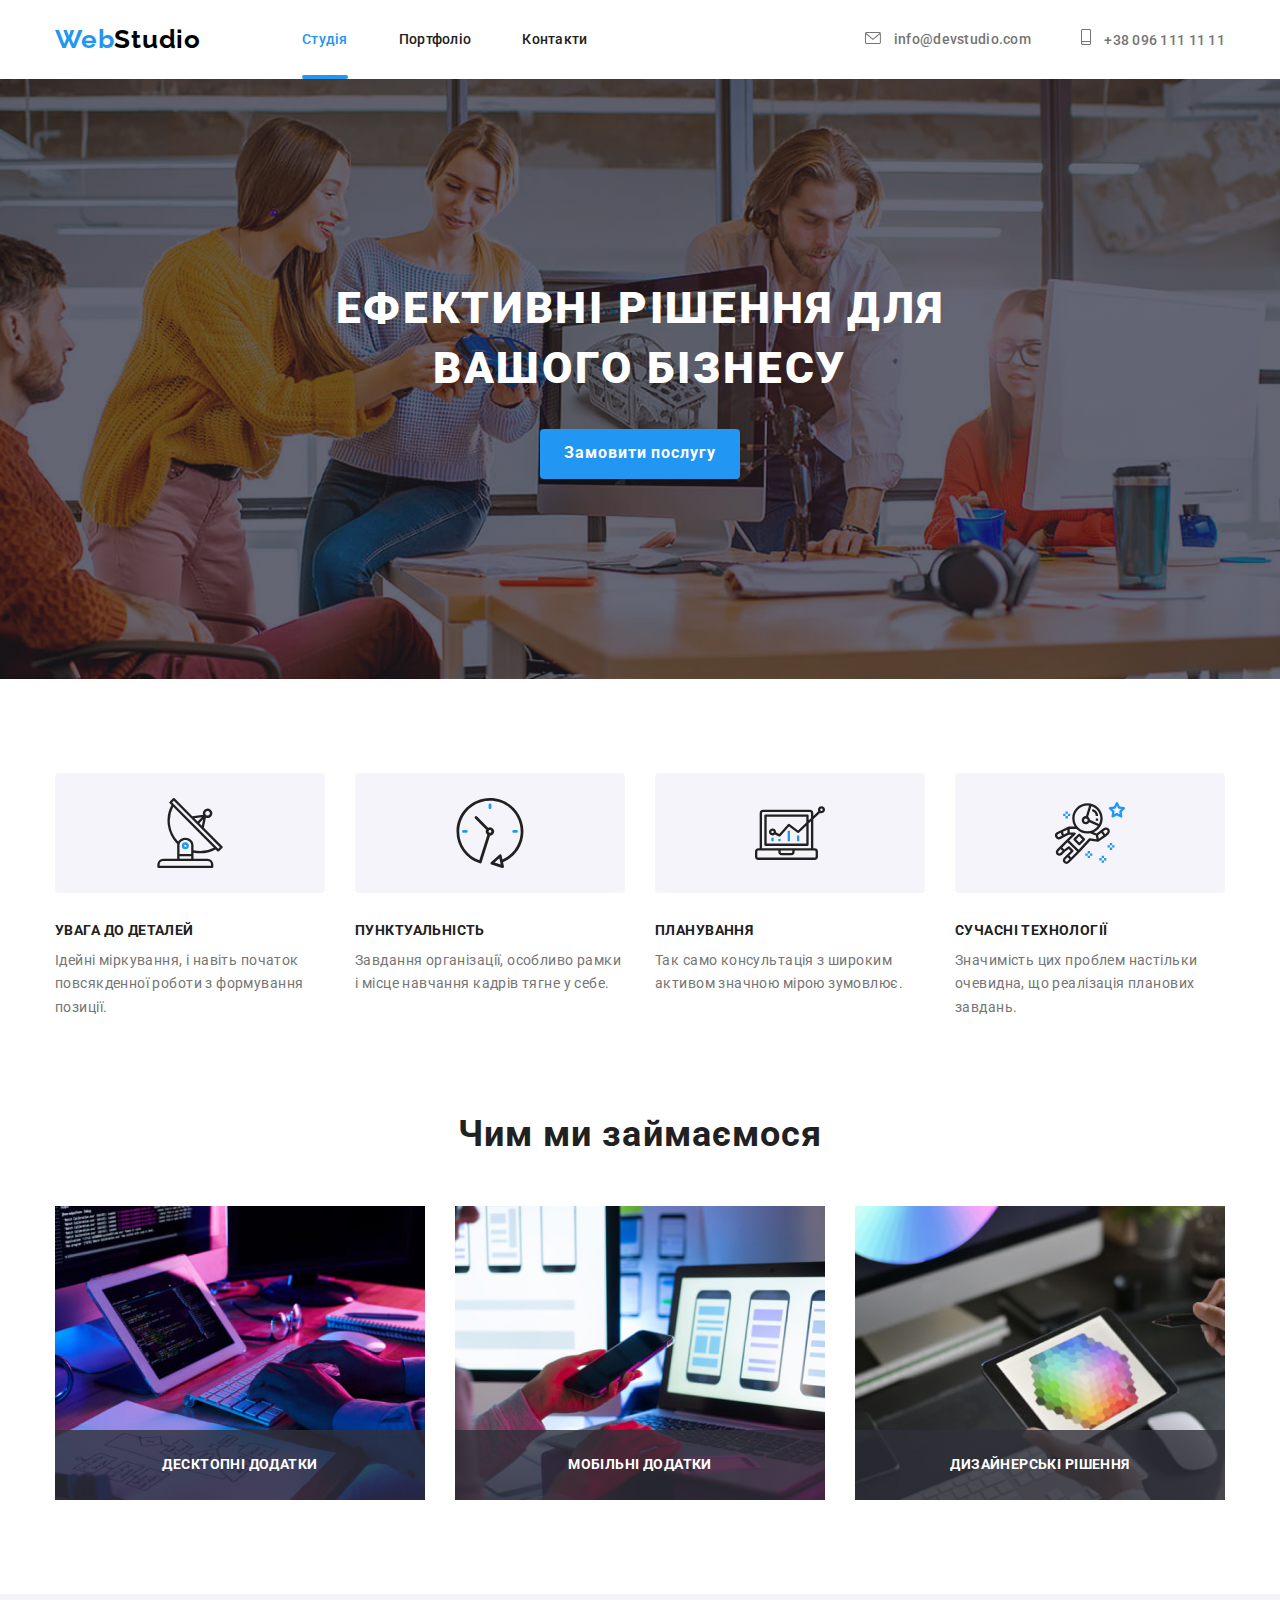
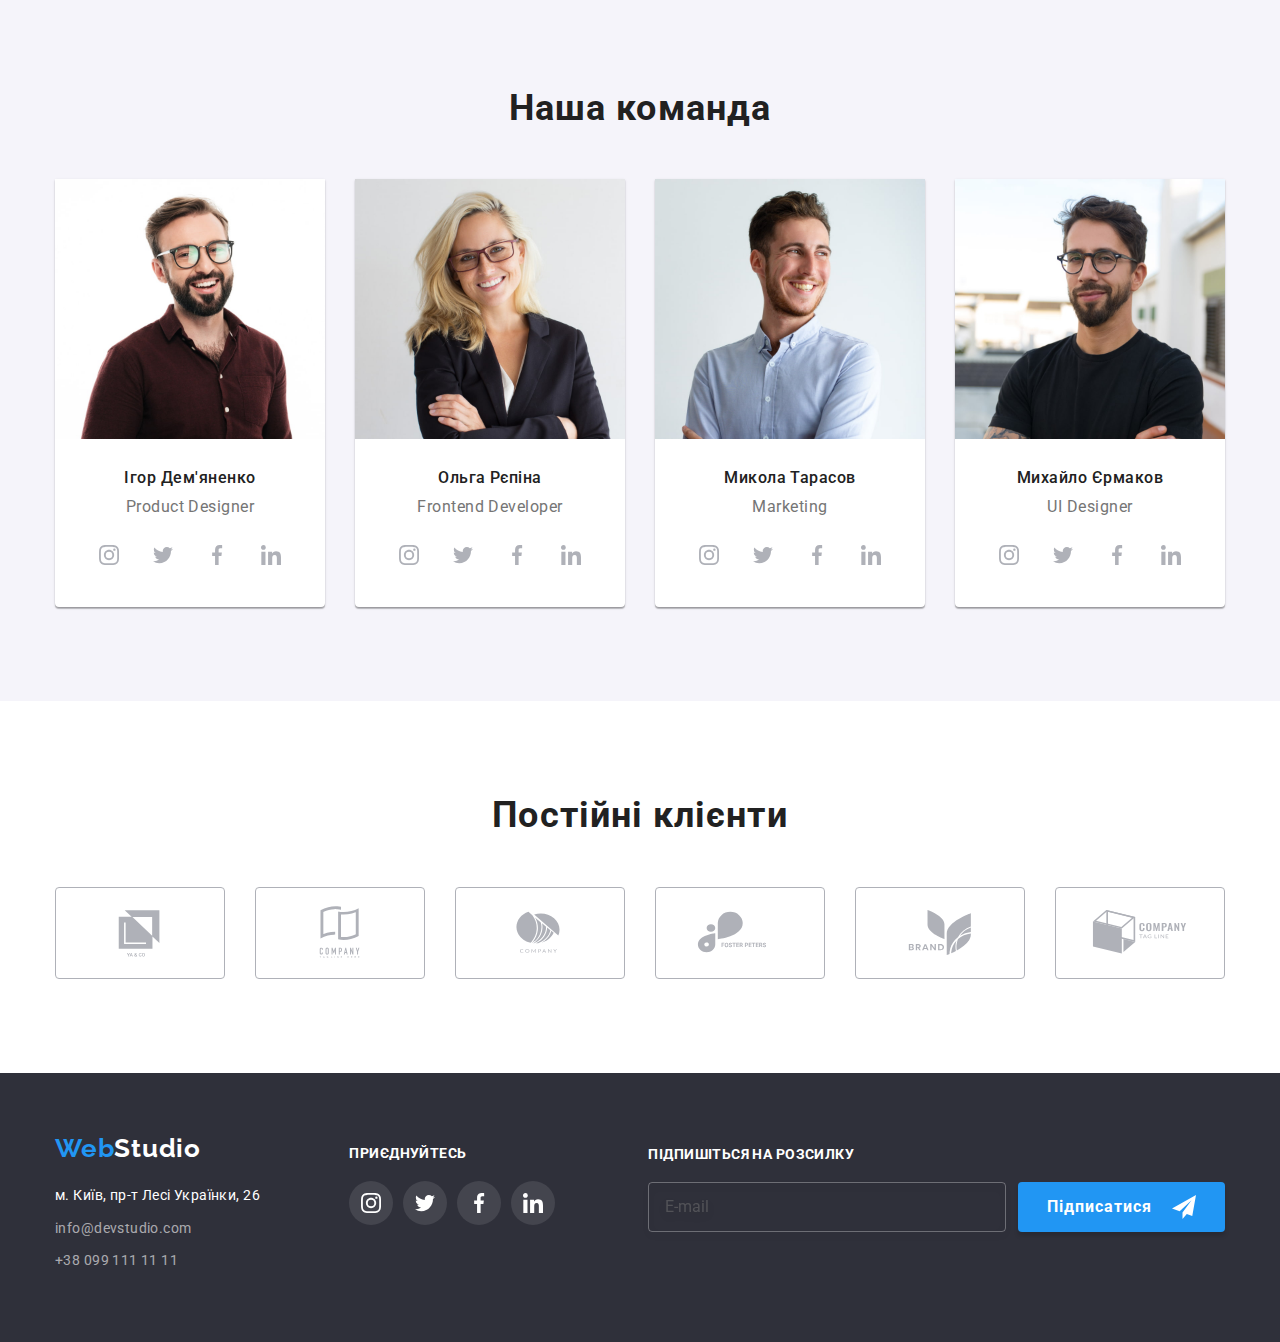
<file: index.html>
<!DOCTYPE html>
<html lang="ru">
  <head>
    <meta charset="UTF-8" />
    <meta http-equiv="X-UA-Compatible" content="IE=edge" />
    <meta name="viewport" content="width=device-width, initial-scale=1.0" />
    <title>Главная</title>
    <link rel="preconnect" href="https://fonts.googleapis.com" />
    <link rel="preconnect" href="https://fonts.gstatic.com" crossorigin />
    <link
      href="https://fonts.googleapis.com/css2?family=Raleway:wght@700&family=Roboto:wght@400;500;700;900&display=swap"
      rel="stylesheet"
    />
    <link
      rel="stylesheet"
      href="https://cdnjs.cloudflare.com/ajax/libs/modern-normalize/1.1.0/modern-normalize.min.css"
    />
    <link rel="stylesheet" href="./css/styles.css" />
  </head>

  <body data-page>
    <!--Header section-->
    <header class="header">
      <!--header logo-->
      <div class="container header-container">
        <nav class="header-nav">
          <!--header section-->
          <ul class="header-nav-list list">
            <li class="header-item">
              <a class="logo" lang="en" href="./index.html"
                ><span class="accent">Web</span>Studio</a
              >
            </li>
            <li class="header-item">
              <a class="header-link header-link-current link" href="./index.html">Студія</a>
            </li>
            <li class="header-item">
              <a class="header-link link" href="./portfolio.html">Портфоліо</a>
            </li>
            <li class="header-item">
              <a class="header-link link" href="#contacts">Контакти</a>
            </li>
          </ul>
        </nav>
        <!--header contact-->
        <ul class="list header-nav-adress">
          <li class="header-nav-adress-list">
            <a class="header-link contact-link-adress link" href="mailto:info@devstudio.com">
              <svg class="contats-svg" width="16" height="12">
                <use href="./img/icons.svg#email"></use>
              </svg>
              info@devstudio.com
            </a>
          </li>
          <li class="header-nav-adress-list">
            <a class="header-link contact-link-adress link" href="tel:+380961111111">
              <svg class="contats-svg" width="10" height="16">
                <use href="./img/icons.svg#smartphone"></use>
              </svg>
              +38 096 111 11 11
            </a>
          </li>
        </ul>
      </div>
    </header>
    <!--Main-content-->
    <main class="main">
      <!--busines-->
      <section class="hero bg-image-hero">
        <div class="container hero-conteiner">
          <h1 class="hero-header">Ефективні рішення для вашого бізнесу</h1>
          <button class="hero-btn" type="button" data-modal-open>Замовити послугу</button>
        </div>
      </section>
      <!--description-->
      <section class="advantage">
        <div class="container advantage-conteiner">
          <h2 class="visually-hidden">Детали</h2>
          <ul class="list">
            <div class="advantage-list">
              <li class="advantage-list-correct">
                <div class="thumb-icon">
                  <svg width="70" height="70">
                    <use href="./img/icons.svg#antenna"></use>
                  </svg>
                </div>
                <h3 class="advantage-title">УВАГА ДО ДЕТАЛЕЙ</h3>
                <p class="advantage-text">
                  Ідейні міркування, і навіть початок повсякденної роботи з формування позиції.
                </p>
              </li>
              <li class="advantage-list-correct">
                <div class="thumb-icon">
                  <svg width="70" height="70">
                    <use href="./img/icons.svg#clock"></use>
                  </svg>
                </div>
                <h3 class="advantage-title">ПУНКТУАЛЬНІСТЬ</h3>
                <p class="advantage-text">
                  Завдання організації, особливо рамки і місце навчання кадрів тягне у себе.
                </p>
              </li>
              <li class="advantage-list-correct">
                <div class="thumb-icon">
                  <svg width="70" height="70">
                    <use href="./img/icons.svg#diagram"></use>
                  </svg>
                </div>
                <h3 class="advantage-title">ПЛАНУВАННЯ</h3>
                <p class="advantage-text">
                  Так само консультація з широким активом значною мірою зумовлює.
                </p>
              </li>
              <li class="advantage-list-correct">
                <div class="thumb-icon">
                  <svg width="70" height="70">
                    <use href="./img/icons.svg#astronaut"></use>
                  </svg>
                </div>
                <h3 class="advantage-title">СУЧАСНІ ТЕХНОЛОГІЇ</h3>
                <p class="advantage-text">
                  Значимість цих проблем настільки очевидна, що реалізація планових завдань.
                </p>
              </li>
            </div>
          </ul>
        </div>
      </section>
      <!--work-->
      <section class="work-section">
        <div class="container centred">
          <h2 class="work-title">Чим ми займаємося</h2>
          <ul class="list work-list">
            <li class="work-cards">
              <img src="./img/img.jpg" alt="Дизайн" width="370" height="294" />
              <div class="work-description">
                <p class="work-description-text">Десктопні додатки</p>
              </div>
            </li>
            <li class="work-cards">
              <img src="./img/img1.jpg" alt="Адаптация" width="370" height="294" />
              <div class="work-description">
                <p class="work-description-text">Мобільні додатки</p>
              </div>
            </li>
            <li class="work-cards">
              <img src="./img/img2.jpg" alt="Код" width="370" height="294" />
              <div class="work-description">
                <p class="work-description-text">Дизайнерські рішення</p>
              </div>
            </li>
          </ul>
        </div>
      </section>
      <!--team-->
      <section class="team section">
        <div class="container centred team-discription-item">
          <h2 class="work-title">Наша команда</h2>
          <ul class="list team-list">
            <li class="team-card-items">
              <img
                class="team-img"
                src="./img/imgTeams.jpg"
                alt="Игорь Демьяненко"
                width="270"
                height="260"
              />
              <div class="discreption-team-card">
                <h3 class="team-title">Ігор Дем'яненко</h3>
                <p class="team-text">Product Designer</p>
                <ul class="list socials">
                  <li class="sociale-link-list">
                    <a
                      class="link sociale-link"
                      href="https://www.instagram.com/"
                      target="_blank"
                      rel="noreferrer noopener"
                      aria-label="instagram"
                    >
                      <svg class="svg-links svg-inst" width="20px" height="20px">
                        <use href="./img/icons.svg#instagram"></use>
                      </svg>
                    </a>
                  </li>
                  <li class="sociale-link-list">
                    <a
                      class="link sociale-link"
                      href="https://twitter.com/"
                      target="_blank"
                      rel="noreferrer noopener"
                      aria-label="twitter"
                    >
                      <svg class="svg-links svg-twitter" width="20px" height="20px">
                        <use href="./img/icons.svg#twitter"></use>
                      </svg>
                    </a>
                  </li>
                  <li class="sociale-link-list">
                    <a
                      class="link sociale-link"
                      href="https://www.facebook.com/"
                      target="_blank"
                      rel="noreferrer noopener"
                      aria-label="facebook"
                    >
                      <svg class="svg-links svg-facebook" width="20px" height="20px">
                        <use href="./img/icons.svg#facebook"></use>
                      </svg>
                    </a>
                  </li>
                  <li class="sociale-link-list">
                    <a
                      class="link sociale-link"
                      href="https://www.linkedin.com/"
                      target="_blank"
                      rel="noreferrer noopener"
                      aria-label="linkedin"
                    >
                      <svg class="svg-links svg-linkedin" width="20px" height="20px">
                        <use href="./img/icons.svg#linkedin"></use>
                      </svg>
                    </a>
                  </li>
                </ul>
              </div>
            </li>
            <li class="team-card-items">
              <img
                class="team-img"
                src="./img/imgTeams1.jpg"
                alt="Ольга Репина"
                width="270"
                height="260"
              />
              <div class="discreption-team-card">
                <h3 class="team-title">Ольга Рєпіна</h3>
                <p class="team-text">Frontend Developer</p>
                <ul class="list socials">
                  <li class="sociale-link-list">
                    <a
                      class="link sociale-link"
                      href="https://www.instagram.com/"
                      target="_blank"
                      rel="noreferrer noopener"
                      aria-label="instagram"
                    >
                      <svg class="svg-links svg-inst" width="20px" height="20px">
                        <use href="./img/icons.svg#instagram"></use>
                      </svg>
                    </a>
                  </li>
                  <li class="sociale-link-list">
                    <a
                      class="link sociale-link"
                      href="https://twitter.com/"
                      target="_blank"
                      rel="noreferrer noopener"
                      aria-label="twitter"
                    >
                      <svg class="svg-links svg-twitter" width="20px" height="20px">
                        <use href="./img/icons.svg#twitter"></use>
                      </svg>
                    </a>
                  </li>
                  <li class="sociale-link-list">
                    <a
                      class="link sociale-link"
                      href="https://www.facebook.com/"
                      target="_blank"
                      rel="noreferrer noopener"
                      aria-label="facebook"
                    >
                      <svg class="svg-links svg-facebook" width="20px" height="20px">
                        <use href="./img/icons.svg#facebook"></use>
                      </svg>
                    </a>
                  </li>
                  <li class="sociale-link-list">
                    <a
                      class="link sociale-link"
                      href="https://www.linkedin.com/"
                      target="_blank"
                      rel="noreferrer noopener"
                      aria-label="linkedin"
                    >
                      <svg class="svg-links svg-linkedin" width="20px" height="20px">
                        <use href="./img/icons.svg#linkedin"></use>
                      </svg>
                    </a>
                  </li>
                </ul>
              </div>
            </li>
            <li class="team-card-items">
              <img
                class="team-img"
                src="./img/imgTeams2.jpg"
                alt="Николай Тарасов"
                width="270"
                height="260"
              />
              <div class="discreption-team-card">
                <h3 class="team-title">Микола Тарасов</h3>
                <p class="team-text">Marketing</p>
                <ul class="list socials">
                  <li class="sociale-link-list">
                    <a
                      class="link sociale-link"
                      href="https://www.instagram.com/"
                      target="_blank"
                      rel="noreferrer noopener"
                      aria-label="instagram"
                    >
                      <svg class="svg-links svg-inst" width="20px" height="20px">
                        <use href="./img/icons.svg#instagram"></use>
                      </svg>
                    </a>
                  </li>
                  <li class="sociale-link-list">
                    <a
                      class="link sociale-link"
                      href="https://twitter.com/"
                      target="_blank"
                      rel="noreferrer noopener"
                      aria-label="twitter"
                    >
                      <svg class="svg-links svg-twitter" width="20px" height="20px">
                        <use href="./img/icons.svg#twitter"></use>
                      </svg>
                    </a>
                  </li>
                  <li class="sociale-link-list">
                    <a
                      class="link sociale-link"
                      href="https://www.facebook.com/"
                      target="_blank"
                      rel="noreferrer noopener"
                      aria-label="facebook"
                    >
                      <svg class="svg-links svg-facebook" width="20px" height="20px">
                        <use href="./img/icons.svg#facebook"></use>
                      </svg>
                    </a>
                  </li>
                  <li class="sociale-link-list">
                    <a
                      class="link sociale-link"
                      href="https://www.linkedin.com/"
                      target="_blank"
                      rel="noreferrer noopener"
                      aria-label="linkedin"
                    >
                      <svg class="svg-links svg-linkedin" width="20px" height="20px">
                        <use href="./img/icons.svg#linkedin"></use>
                      </svg>
                    </a>
                  </li>
                </ul>
              </div>
            </li>
            <li class="team-card-items">
              <img
                class="team-img"
                src="./img/imgTeams3.jpg"
                alt="Михаил Ермаков"
                width="270"
                height="260"
              />
              <div class="discreption-team-card">
                <h3 class="team-title">Михайло Єрмаков</h3>
                <p class="team-text">UI Designer</p>
                <ul class="list socials">
                  <li class="sociale-link-list">
                    <a
                      class="link sociale-link"
                      href="https://www.instagram.com/"
                      target="_blank"
                      rel="noreferrer noopener"
                      aria-label="instagram"
                    >
                      <svg class="svg-links svg-inst" width="20px" height="20px">
                        <use href="./img/icons.svg#instagram"></use>
                      </svg>
                    </a>
                  </li>
                  <li class="sociale-link-list">
                    <a
                      class="link sociale-link"
                      href="https://twitter.com/"
                      target="_blank"
                      rel="noreferrer noopener"
                      aria-label="twitter"
                    >
                      <svg class="svg-links svg-twitter" width="20px" height="20px">
                        <use href="./img/icons.svg#twitter"></use>
                      </svg>
                    </a>
                  </li>
                  <li class="sociale-link-list">
                    <a
                      class="link sociale-link"
                      href="https://www.facebook.com/"
                      target="_blank"
                      rel="noreferrer noopener"
                      aria-label="facebook"
                    >
                      <svg class="svg-links svg-facebook" width="20px" height="20px">
                        <use href="./img/icons.svg#facebook"></use>
                      </svg>
                    </a>
                  </li>
                  <li class="sociale-link-list">
                    <a
                      class="link sociale-link"
                      href="https://www.linkedin.com/"
                      target="_blank"
                      rel="noreferrer noopener"
                      aria-label="linkedin"
                    >
                      <svg class="svg-links svg-linkedin" width="20px" height="20px">
                        <use href="./img/icons.svg#linkedin"></use>
                      </svg>
                    </a>
                  </li>
                </ul>
              </div>
            </li>
          </ul>
        </div>
      </section>
      <section class="client">
        <div class="container centred client-decoration">
          <h2 class="work-title">Постійні клієнти</h2>
          <ul class="list client-decoration-list">
            <li class="client-decoration-item">
              <a
                class="client-sociale-link"
                href=""
                target="_blank"
                rel="noreferrer noopener"
                lang="en"
                aria-label="company1"
              >
                <svg class="icons-client" width="106" height="60">
                  <use href="./img/icons.svg#logo"></use>
                </svg>
              </a>
            </li>
            <li class="client-decoration-item">
              <a
                class="client-sociale-link"
                href=""
                target="_blank"
                rel="noreferrer noopener"
                lang="en"
                aria-label="company1"
              >
                <svg class="icons-client" width="106" height="60">
                  <use href="./img/icons.svg#logo-1"></use>
                </svg>
              </a>
            </li>
            <li class="client-decoration-item">
              <a
                class="client-sociale-link"
                href=""
                target="_blank"
                rel="noreferrer noopener"
                lang="en"
                aria-label="company1"
              >
                <svg class="icons-client" width="106" height="60">
                  <use href="./img/icons.svg#logo-2"></use>
                </svg>
              </a>
            </li>
            <li class="client-decoration-item">
              <a
                class="client-sociale-link"
                href=""
                target="_blank"
                rel="noreferrer noopener"
                lang="en"
                aria-label="company1"
              >
                <svg class="icons-client" width="106" height="60">
                  <use href="./img/icons.svg#logo-3"></use>
                </svg>
              </a>
            </li>
            <li class="client-decoration-item">
              <a
                class="client-sociale-link"
                href=""
                target="_blank"
                rel="noreferrer noopener"
                lang="en"
                aria-label="company1"
              >
                <svg class="icons-client" width="106" height="60">
                  <use href="./img/icons.svg#logo-4"></use>
                </svg>
              </a>
            </li>
            <li class="client-decoration-item">
              <a
                class="client-sociale-link"
                href=""
                target="_blank"
                rel="noreferrer noopener"
                lang="en"
                aria-label="company1"
              >
                <svg class="icons-client" width="106" height="60">
                  <use href="./img/icons.svg#logo-5"></use>
                </svg>
              </a>
            </li>
          </ul>
        </div>
      </section>
    </main>
    <!--Footer section-->
    <footer class="footer">
      <!--footer logo-->
      <div class="container footer-conteiner">
        <div class="footer-left">
          <a class="logo-footer" lang="en" href="/"><span class="accent">Web</span>Studio</a>
          <!--footer contact-->
          <address>
            <p class="footer-text">м. Київ, пр-т Лесі Українки, 26</p>
            <ul class="list">
              <li class="margin-footer">
                <a href="mailto:info@devstudio.com" class="contact-link-footer"
                  >info@devstudio.com</a
                >
              </li>
              <li class="margin-footer">
                <a href="tel:+380991111111" class="contact-link-footer">+38 099 111 11 11</a>
              </li>
            </ul>
          </address>
        </div>
        <div class="footer-right">
          <p class="footer-advantege-title">приєднуйтесь</p>
          <ul class="list socials">
            <li class="sociale-link-list">
              <a
                class="link sociale-link-footer"
                href="https://www.instagram.com/"
                target="_blank"
                rel="noreferrer noopener"
                aria-label="instagram"
              >
                <svg class="svg-links-footer svg-inst" width="20px" height="20px">
                  <use href="./img/icons.svg#instagram"></use>
                </svg>
              </a>
            </li>
            <li class="sociale-link-list">
              <a
                class="link sociale-link-footer"
                href="https://twitter.com/"
                target="_blank"
                rel="noreferrer noopener"
                aria-label="twitter"
              >
                <svg class="svg-links-footer svg-inst" width="20px" height="20px">
                  <use href="./img/icons.svg#twitter"></use>
                </svg>
              </a>
            </li>
            <li class="sociale-link-list">
              <a
                class="link sociale-link-footer"
                href="https://www.facebook.com/"
                target="_blank"
                rel="noreferrer noopener"
                aria-label="facebook"
              >
                <svg class="svg-links-footer svg-inst" width="20px" height="20px">
                  <use href="./img/icons.svg#facebook"></use>
                </svg>
              </a>
            </li>
            <li class="sociale-link-list">
              <a
                class="link sociale-link-footer"
                href="https://www.linkedin.com/"
                target="_blank"
                rel="noreferrer noopener"
                aria-label="linkedin"
              >
                <svg class="svg-links-footer svg-inst" width="20px" height="20px">
                  <use href="./img/icons.svg#linkedin"></use>
                </svg>
              </a>
            </li>
          </ul>
        </div>
        <form class="subscribe">
          <p class="footer-advantege-title">Підпишіться на розсилку</p>
          <div class="footer-input-email">
            <input class="footer-border" name="user-email" type="email" placeholder="E-mail" />
            <button class="hero-btn footer-email-btn">
              Підписатися
              <svg class="footer-btn-icon" width="24" height="24">
                <use href="./img/icons.svg#email-footer"></use>
              </svg>
            </button>
          </div>
        </form>
      </div>
    </footer>
    <!--Modal window-->
    <div class="backdrop is-hidden" data-modal>
      <div class="modal">
        <button class="modal-btn" data-modal-close>
          <svg class="modal-btn-icon" width="18" height="18">
            <use href="./img/icons.svg#icon-close"></use>
          </svg>
        </button>

        <form class="register-form">
          <strong class="register-form-title">Залиште свої дані, ми вам передзвонимо</strong>
          <div class="register-form-group" role="groupe">
            <label class="register-form-wrap">
              <span class="register-form-label">Ім'я</span>
              <input
                class="register-form-input"
                name="user-name"
                type="text"
                placeholder=""
                minlength="3"
                maxlength="30"
                required
              />
              <svg class="register-form-icons" width="18" height="18">
                <use href="./img/icons.svg#persona-modal"></use>
              </svg>
            </label>
            <label class="register-form-wrap">
              <span class="register-form-label">Телефон</span>
              <input
                class="register-form-input"
                name="user-contact"
                type="tel"
                placeholder=""
                minlength="10"
                maxlength="13"
                required
              />
              <svg class="register-form-icons" width="18" height="18">
                <use href="./img/icons.svg#tel-modal"></use>
              </svg>
            </label>
            <label class="register-form-wrap">
              <span class="register-form-label">Пошта</span>
              <input
                class="register-form-input"
                name="user-email"
                type="email"
                placeholder=""
                minlength="9"
                maxlength="50"
                required
              />
              <svg class="register-form-icons" width="18" height="18">
                <use href="./img/icons.svg#email-modal"></use>
              </svg>
            </label>
            <label class="register-form-wrap">
              <span class="register-form-label">Коментар</span>
              <textarea
                class="register-form-messege"
                name="text"
                rows="5"
                id="coment"
                autocomplete="off"
                placeholder="Введіть текст"
              ></textarea>
            </label>
          </div>
          <label class="register-form-agreement">
            <input class="register-checkbox visually-hidden" type="checkbox" name="agreement"  
          required />
            <svg class="register-icon" width="16" height="15">
              <use class="register-icon-uncheck" href="./img/icons.svg#click-modal"></use>
              <use class="register-icon-check" href="./img/icons.svg#click-check"></use>
            </svg>
            <span class="register-form-agriment-text">
              Погоджуюся з розсилкою та приймаю
              <a class="register-form-agreement-link" href="">Умови договору</a>
            </span>
          </label>

          <button class="hero-btn register-form-btn" type="submit">Відправити</button>
        </form>
      </div>
    </div>
    <script src="./Js/modal.js"></script>
  </body>
</html>
</file>
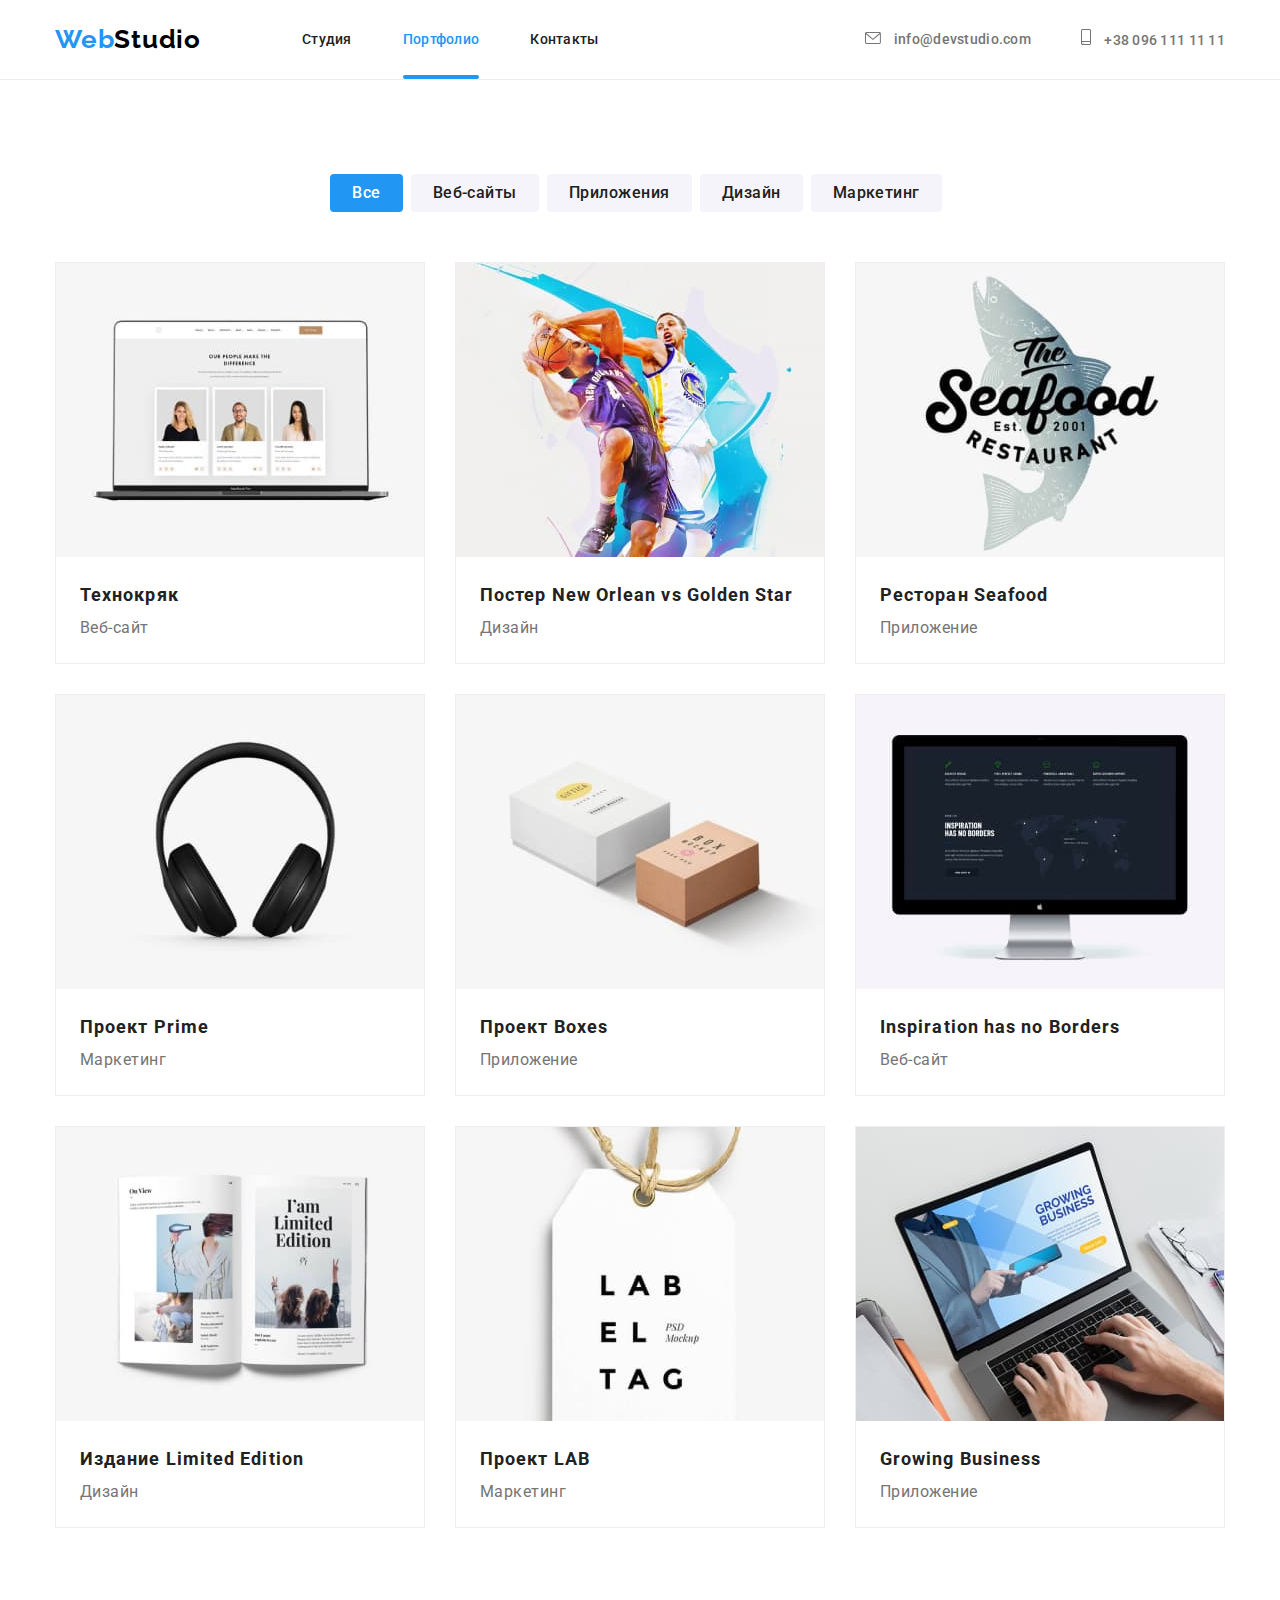
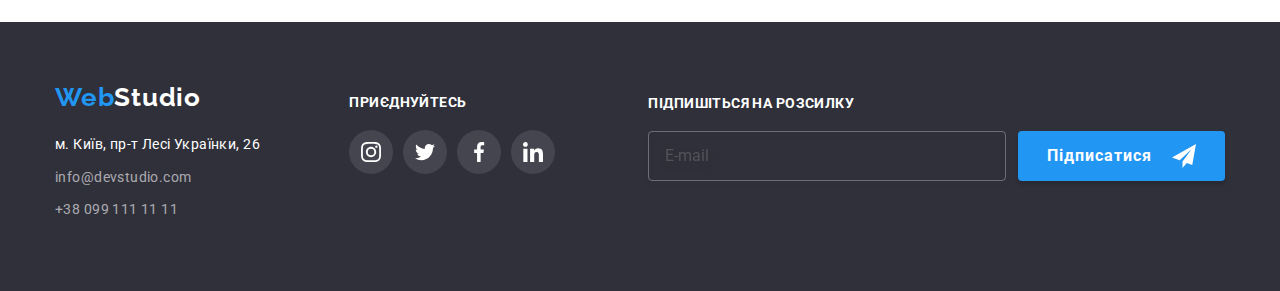
<file: portfolio.html>
<!DOCTYPE html>
<html lang="ru">
  <head>
    <meta charset="UTF-8" />
    <meta http-equiv="X-UA-Compatible" content="IE=edge" />
    <meta name="viewport" content="width=device-width, initial-scale=1.0" />
    <title>Портфолио</title>
    <link rel="preconnect" href="https://fonts.googleapis.com" />
    <link rel="preconnect" href="https://fonts.gstatic.com" crossorigin />
    <link
      href="https://fonts.googleapis.com/css2?family=Raleway:wght@700&family=Roboto:wght@400;500;700;900&display=swap"
      rel="stylesheet"
    />
    <link
      rel="stylesheet"
      href="https://cdnjs.cloudflare.com/ajax/libs/modern-normalize/1.1.0/modern-normalize.min.css"
    />
    <link rel="stylesheet" href="./css/styles.css" />
  </head>
  <body>
    <!--Header section-->
    <header class="header header-portfolio">
      <!--header logo-->
      <div class="container header-container">
        <nav class="header-nav">
          <!--header section-->
          <ul class="header-nav-list list">
            <li class="header-item">
              <a class="logo" lang="en" href="./index.html"
                ><span class="accent">Web</span>Studio</a
              >
            </li>
            <li class="header-item">
              <a class="header-link link" href="./index.html">Студия</a>
            </li>
            <li class="header-item">
              <a class="header-link header-link-current link" href="./portfolio.html">Портфолио</a>
            </li>
            <li class="header-item">
              <a class="header-link link" href="#contacts">Контакты</a>
            </li>
          </ul>
        </nav>
        <!--header contact-->
        <ul class="list header-nav-adress">
          <li class="header-nav-adress-list">
            <a class="header-link contact-link-adress link" href="mailto:info@devstudio.com">
              <svg class="contats-svg" width="16" height="12">
                <use href="./img/icons.svg#email"></use>
              </svg>
              info@devstudio.com
            </a>
          </li>
          <li class="header-nav-adress-list">
            <a class="header-link contact-link-adress link" href="tel:+380961111111">
              <svg class="contats-svg" width="10" height="16">
                <use href="./img/icons.svg#smartphone"></use>
              </svg>
              +38 096 111 11 11</a
            >
          </li>
        </ul>
      </div>
    </header>
    <!--Main-content-->
    <main>
      <!--Main-content-->
      <section class="portfolio">
        <div class="container">
          <h1 class="visually-hidden">Наши роботы</h1>
          <ul class="list portfolio-list">
            <li class="portfolio-btn-li">
              <button class="portfolio-btn portfolio-btn-link" type="button">Все</button>
            </li>
            <li class="portfolio-btn-li">
              <button class="portfolio-btn" type="button">Веб-сайты</button>
            </li>
            <li class="portfolio-btn-li">
              <button class="portfolio-btn" type="button">Приложения</button>
            </li>
            <li class="portfolio-btn-li">
              <button class="portfolio-btn" type="button">Дизайн</button>
            </li>
            <li class="portfolio-btn-li">
              <button class="portfolio-btn" type="button">Маркетинг</button>
            </li>
          </ul>

          <ul class="list portfolio-list-items">
            <li class="portfolio-items cards-overlay">
              <a href="" class="portfolio-link">
                <div class="portfolio-cards">
                  <img
                    class="portfolio-card"
                    src="./img/img01.jpg"
                    alt="техно"
                    width="370"
                    height="294"
                  />
                  <div class="overlay">
                    <p class="overlay-text">
                      Ресурс пропонує комплексні пропозиції з різним рівнем функціоналу та сервісів.
                      Все це дозволить відвідувачу отримати вичерпні відомості про компанію чи
                      приватну особу.
                    </p>
                  </div>
                </div>
                <div class="portfolio-discription">
                  <h2 class="portfolio-title">Технокряк</h2>
                  <p class="portfolio-text">Веб-сайт</p>
                </div>
              </a>
            </li>
            <li class="portfolio-items">
              <a href="" class="portfolio-link">
                <div class="portfolio-cards">
                  <img
                    class="portfolio-card"
                    src="./img/img11.jpg"
                    alt="постер"
                    width="370"
                    height="294"
                  />
                  <div class="overlay">
                    <p class="overlay-text">
                      Ресурс пропонує комплексні пропозиції з різним рівнем функціоналу та сервісів.
                      Все це дозволить відвідувачу отримати вичерпні відомості про компанію чи
                      приватну особу.
                    </p>
                  </div>
                </div>
                <div class="portfolio-discription">
                  <h2 class="portfolio-title">Постер New Orlean vs Golden Star</h2>
                  <p class="portfolio-text">Дизайн</p>
                </div>
              </a>
            </li>
            <li class="portfolio-items">
              <a href="" class="portfolio-link">
                <div class="portfolio-cards">
                  <img
                    class="portfolio-card"
                    src="./img/img21.jpg"
                    alt="ресторан"
                    width="370"
                    height="294"
                  />
                  <div class="overlay">
                    <p class="overlay-text">
                      Ресурс пропонує комплексні пропозиції з різним рівнем функціоналу та сервісів.
                      Все це дозволить відвідувачу отримати вичерпні відомості про компанію чи
                      приватну особу.
                    </p>
                  </div>
                </div>
                <div class="portfolio-discription">
                  <h2 class="portfolio-title">Ресторан Seafood</h2>
                  <p class="portfolio-text">Приложение</p>
                </div>
              </a>
            </li>
            <li class="portfolio-items">
              <a href="" class="portfolio-link">
                <div class="portfolio-cards">
                  <img
                    class="portfolio-card"
                    src="./img/img31.jpg"
                    alt="наушники"
                    width="370"
                    height="294"
                  />
                  <div class="overlay">
                    <p class="overlay-text">
                      Ресурс пропонує комплексні пропозиції з різним рівнем функціоналу та сервісів.
                      Все це дозволить відвідувачу отримати вичерпні відомості про компанію чи
                      приватну особу.
                    </p>
                  </div>
                </div>
                <div class="portfolio-discription">
                  <h2 class="portfolio-title">Проект Prime</h2>
                  <p class="portfolio-text">Маркетинг</p>
                </div>
              </a>
            </li>
            <li class="portfolio-items">
              <a href="" class="portfolio-link">
                <div class="portfolio-cards">
                  <img
                    class="portfolio-card"
                    src="./img/img41.jpg"
                    alt="коробки"
                    width="370"
                    height="294"
                  />
                  <div class="overlay">
                    <p class="overlay-text">
                      Ресурс пропонує комплексні пропозиції з різним рівнем функціоналу та сервісів.
                      Все це дозволить відвідувачу отримати вичерпні відомості про компанію чи
                      приватну особу.
                    </p>
                  </div>
                </div>
                <div class="portfolio-discription">
                  <h2 class="portfolio-title">Проект Boxes</h2>
                  <p class="portfolio-text">Приложение</p>
                </div>
              </a>
            </li>
            <li class="portfolio-items">
              <a href="" class="portfolio-link">
                <div class="portfolio-cards">
                  <img
                    class="portfolio-card"
                    src="./img/img51.jpg"
                    alt="монитор"
                    width="370"
                    height="294"
                  />
                  <div class="overlay">
                    <p class="overlay-text">
                      Ресурс пропонує комплексні пропозиції з різним рівнем функціоналу та сервісів.
                      Все це дозволить відвідувачу отримати вичерпні відомості про компанію чи
                      приватну особу.
                    </p>
                  </div>
                </div>
                <div class="portfolio-discription">
                  <h2 class="portfolio-title">Inspiration has no Borders</h2>
                  <p class="portfolio-text">Веб-сайт</p>
                </div>
              </a>
            </li>
            <li class="portfolio-items">
              <a href="" class="portfolio-link">
                <div class="portfolio-cards">
                  <img
                    class="portfolio-card"
                    src="./img/img61.jpg"
                    alt="издание"
                    width="370"
                    height="294"
                  />
                  <div class="overlay">
                    <p class="overlay-text">
                      Ресурс пропонує комплексні пропозиції з різним рівнем функціоналу та сервісів.
                      Все це дозволить відвідувачу отримати вичерпні відомості про компанію чи
                      приватну особу.
                    </p>
                  </div>
                </div>
                <div class="portfolio-discription">
                  <h2 class="portfolio-title">Издание Limited Edition</h2>
                  <p class="portfolio-text">Дизайн</p>
                </div>
              </a>
            </li>
            <li class="portfolio-items">
              <a href="" class="portfolio-link">
                <div class="portfolio-cards">
                  <img
                    class="portfolio-card"
                    src="./img/img71.jpg"
                    alt="лаб"
                    width="370"
                    height="294"
                  />
                  <div class="overlay">
                    <p class="overlay-text">
                      Ресурс пропонує комплексні пропозиції з різним рівнем функціоналу та сервісів.
                      Все це дозволить відвідувачу отримати вичерпні відомості про компанію чи
                      приватну особу.
                    </p>
                  </div>
                </div>
                <div class="portfolio-discription">
                  <h2 class="portfolio-title">Проект LAB</h2>
                  <p class="portfolio-text">Маркетинг</p>
                </div>
              </a>
            </li>
            <li class="portfolio-items">
              <a href="" class="portfolio-link">
                <div class="portfolio-cards">
                  <img
                    class="portfolio-card"
                    src="./img/img81.jpg"
                    alt="работа"
                    width="370"
                    height="294"
                  />
                  <div class="overlay">
                    <p class="overlay-text">
                      Ресурс пропонує комплексні пропозиції з різним рівнем функціоналу та сервісів.
                      Все це дозволить відвідувачу отримати вичерпні відомості про компанію чи
                      приватну особу.
                    </p>
                  </div>
                </div>
                <div class="portfolio-discription">
                  <h2 class="portfolio-title">Growing Business</h2>
                  <p class="portfolio-text">Приложение</p>
                </div>
              </a>
            </li>
          </ul>
        </div>
      </section>
    </main>
    <!--Footer section-->
    <footer class="footer">
      <!--footer logo-->
      <div class="container footer-conteiner">
        <div class="footer-left">
          <a class="logo-footer" lang="en" href="/"><span class="accent">Web</span>Studio</a>
          <!--footer contact-->
          <address>
            <p class="footer-text">м. Київ, пр-т Лесі Українки, 26</p>
            <ul class="list">
              <li class="margin-footer">
                <a href="mailto:info@devstudio.com" class="contact-link-footer"
                  >info@devstudio.com</a
                >
              </li>
              <li class="margin-footer">
                <a href="tel:+380991111111" class="contact-link-footer">+38 099 111 11 11</a>
              </li>
            </ul>
          </address>
        </div>
        <div class="footer-right">
          <p class="footer-advantege-title">приєднуйтесь</p>
          <ul class="list socials">
            <li class="sociale-link-list">
              <a
                class="link sociale-link-footer"
                href="https://www.instagram.com/"
                target="_blank"
                rel="noreferrer noopener"
                aria-label="instagram"
              >
                <svg class="svg-links-footer svg-inst" width="20px" height="20px">
                  <use href="./img/icons.svg#instagram"></use>
                </svg>
              </a>
            </li>
            <li class="sociale-link-list">
              <a
                class="link sociale-link-footer"
                href="https://twitter.com/"
                target="_blank"
                rel="noreferrer noopener"
                aria-label="twitter"
              >
                <svg class="svg-links-footer svg-inst" width="20px" height="20px">
                  <use href="./img/icons.svg#twitter"></use>
                </svg>
              </a>
            </li>
            <li class="sociale-link-list">
              <a
                class="link sociale-link-footer"
                href="https://www.facebook.com/"
                target="_blank"
                rel="noreferrer noopener"
                aria-label="facebook"
              >
                <svg class="svg-links-footer svg-inst" width="20px" height="20px">
                  <use href="./img/icons.svg#facebook"></use>
                </svg>
              </a>
            </li>
            <li class="sociale-link-list">
              <a
                class="link sociale-link-footer"
                href="https://www.linkedin.com/"
                target="_blank"
                rel="noreferrer noopener"
                aria-label="linkedin"
              >
                <svg class="svg-links-footer svg-inst" width="20px" height="20px">
                  <use href="./img/icons.svg#linkedin"></use>
                </svg>
              </a>
            </li>
          </ul>
        </div>
        <form class="subscribe">
          <p class="footer-advantege-title">Підпишіться на розсилку</p>
          <div class="footer-input-email">
            <input class="footer-border" name="user-email" type="email" placeholder="E-mail" />
            <button class="hero-btn footer-email-btn">
              Підписатися
              <svg class="footer-btn-icon" width="24" height="24">
                <use href="./img/icons.svg#email-footer"></use>
              </svg>
            </button>
          </div>
        </form>
      </div>
    </footer>
  </body>
</html>
</file>
<file: css/styles.css>
html {
  box-sizing: border-box;
}

*,
*::before,
*::after {
  box-sizing: inherit;
}
:root {
  --main-font: 'Roboto', sans-serif;
  --secondary-font: 'Ralewey', sans-serif;
  --main-txt-cl: #212121;
  --wight-txt-cl: #ffffff;
  --secondary-txt-cl: #757575;
  --accent-txt-cl: #2196f3;
  --dark-bg-cl: #2f303a;
  --wight-bg-cl: #f5f4fa;
  --border-heder-c1: #ececec;
  --color-svg-links: #afb1b8;
  --color-svg-bg-footer: rgba(255, 255, 255, 0.1);
  --btn-hero-hover: #188ce8;
}
body {
  font-family: var(--main-font);
  color: var(--main-txt-cl);
}
.no-scroll {
  overflow: hidden;
}
h1,
h2,
h3,
h4,
h5,
h6,
p {
  margin: 0px;
}
img {
  display: block;
}

.link {
  text-decoration: none;
  color: currentColor;
  padding: 0px;
  margin: 0px;
}
.list {
  list-style: none;
  padding: 0px;
  margin: 0px;
}
.visually-hidden {
  position: absolute;
  white-space: nowrap;
  width: 1px;
  height: 1px;
  overflow: hidden;
  border: 0;
  padding: 0;
  clip: rect(0 0 0 0);
  clip-path: inset(50%);
  margin: -1px;
}
.container {
  width: 1200px;
  margin-left: auto;
  margin-right: auto;
  padding-left: 15px;
  padding-right: 15px;
  /* outline: 2px solid tomato;
  outline-offset: -2px;*/
}
.centred {
  text-align: center;
}
.header {
  background-image: ();
  background-color: #ffffff;
  padding-top: 24px;
  padding-bottom: 24px;
}
.header-portfolio {
  border-bottom: 1px solid var(--border-heder-c1);
}
.header-container {
  display: flex;
}
.header-list {
  display: flex;
  align-items: center;
}
.hero {
  padding-top: 200px;
  padding-bottom: 200px;
}
.logo {
  margin-right: 50px;
  text-decoration: none;
  color: #000000;
  font-family: 'Raleway';
  font-style: normal;
  font-weight: 700;
  font-size: 26px;
  line-height: 1.19;
  letter-spacing: 0.03em;
}
.accent {
  color: #2196f3;
}
.header-item {
  margin-right: 51px;
}

.header-nav-list {
  display: flex;
  align-items: center;
  list-style: none;
  font-weight: 500;
  letter-spacing: 0, 02em;
}
.link:hover {
  color: #2196f3;
}
.header-link {
  font-weight: 500;
  font-size: 14px;
  line-height: 1.14;
  letter-spacing: 0.02em;
  color: #212121;

  padding-top: 32px;
  padding-bottom: 32px;

  transition-property: color;
  transition-duration: 250ms;
  transition-timing-function: cubic-bezier(0.4, 0, 0.2, 1);
  transition-delay: 0s;
}
.header-link-current {
  position: relative;
  color: var(--accent-txt-cl);
}
.header-link-current::after {
  position: absolute;
  bottom: 0;
  left: 0;

  content: '';

  display: block;
  width: 100%;
  height: 4px;

  background: #2196f3;
  border-radius: 2px;
}
.header-link:hover,
.header-link:focus,
.header-link:active {
  color: var(--accent-txt-cl);
}
.contats-svg {
  fill: currentColor;
  margin-right: 10px;

  transition-property: fill;
  transition-duration: 250ms;
  transition-timing-function: cubic-bezier(0.4, 0, 0.2, 1);
  transition-delay: 0s;
}
.contacts-svg:hover,
.contacts-svg:focus {
  fill: var(--accent-text-color);
}
.header-nav-adress {
  display: flex;
  align-items: center;
  margin-left: auto;
  margin-right: 0;
  gap: 50px;
}
.contact-link-adress {
  text-decoration: none;
  color: #757575;
  font-style: normal;
  cursor: pointer;
  font-weight: 500;
  font-size: 14px;
  line-height: 1.14;
  letter-spacing: 0.02em;

  transition-duration: 250ms;
  transition-timing-function: cubic-bezier(0.4, 0, 0.2, 1);
  transition-delay: 0s;
}
.hero {
  padding-top: 200px;
  padding-bottom: 200px;
}
.hero {
  background-color: #2f303a;
  text-align: center;
}
.bg-image-hero {
  max-width: 1600px;
  margin-left: auto;
  margin-right: auto;
  background-repeat: no-repeat;
  background-image: linear-gradient(to right, rgba(47, 48, 58, 0.4), rgba(47, 48, 58, 0.4)),
    url(../img/header-bg/Img.png);
  background-position: center;
}
.hero-header {
  width: 696px;
  margin-left: auto;
  margin-right: auto;
  margin-bottom: 30px;
}
.hero-container {
  text-align: center;
}
.hero-header {
  color: #ffffff;
  font-weight: 900;
  font-size: 44px;
  line-height: 1.36;
  letter-spacing: 0.06em;
  text-transform: uppercase;
}
.hero-btn {
  min-width: 200px;
  height: 50px;
  text-align: center;
  cursor: pointer;
  background-color: #2196f3;
  color: #ffffff;
  box-shadow: 0px 4px 4px rgba(0, 0, 0, 0.15);
  font-family: 'Roboto';
  font-style: normal;
  font-weight: 700;
  font-size: 16px;
  line-height: 1.9;
  letter-spacing: 0.06em;
  border: 0;
  border-radius: 4px;

  transition-property: color, background-color;
  transition-duration: 250ms;
  transition-timing-function: cubic-bezier(0.4, 0, 0.2, 1);
  transition-delay: 0s;
}
.hero-btn:hover,
.hero-btn:focus,
.hero-btn:active {
  background-color: var(--btn-hero-hover);
}
.main {
}
.visually-hidden {
  position: absolute;
  white-space: nowrap;
  width: 1px;
  height: 1px;
  overflow: hidden;
  border: 0;
  padding: 0;
  clip: rect(0 0 0 0);
  clip-path: inset(50%);
  margin: -1px;
}
.advantage,
.team,
.portfolio {
  padding-top: 94px;
  padding-bottom: 94px;
}
.advantage-list {
  display: flex;
}
.advantage-list-correct {
  width: 270px;
  margin-right: 30px;
}
.advantage-list-correct:last-child {
  margin-right: 0px;
}
.thumb-icon {
  align-items: center;
  justify-content: center;
  display: flex;
  width: 270px;
  height: 120px;
  margin-bottom: 30px;
  background: #f5f4fa;
  border-radius: 4px;
}
.advantage-title {
  margin-bottom: 10px;
  font-weight: 700;
  font-size: 14px;
  line-height: 1.14;
  letter-spacing: 0.03em;
  color: #212121;
  text-transform: uppercase;
}
.advantage-text {
  font-size: 14px;
  line-height: 1.7;
  letter-spacing: 0.03em;
  color: #757575;
}
.work-section {
  padding-bottom: 94px;
}
.work-title {
  margin-bottom: 50px;
  font-weight: 700;
  font-size: 36px;
  line-height: 1.16;
  text-align: center;
  letter-spacing: 0.03em;
  color: #212121;
}
.work-list {
  display: flex;
  justify-content: space-between;
  list-style: none;
}
.work-cards {
  position: relative;
}
.work-description {
  position: absolute;

  bottom: 0;
  display: flex;
  justify-content: center;
  align-items: center;

  width: 100%;
  height: 70px;

  background-color: rgba(47, 48, 58, 0.8);
}

.work-description-text {
  font-weight: 700;
  font-size: 14px;
  line-height: 1.14;
  text-align: center;
  letter-spacing: 0.03em;
  text-transform: uppercase;

  color: #ffffff;
}
.team {
  background: #f5f4fa;
}
.team-card-items {
  width: 270px;
  margin-right: 30px;
  box-shadow: 0px 1px 3px rgba(0, 0, 0, 0.12), 0px 1px 1px rgba(0, 0, 0, 0.14),
    0px 2px 1px rgba(0, 0, 0, 0.2);
  border-radius: 0px 0px 4px 4px;
  background-color: #ffffff;
}
.team-card-items:last-child {
  margin-right: 0px;
}
.discreption-team-card {
  padding-top: 30px;
  padding-bottom: 30px;
}
.team-list {
  list-style: none;
  display: flex;
}
.team-title {
  margin-bottom: 10px;
  font-weight: 500;
  font-size: 16px;
  line-height: 1.18;
  text-align: center;
  letter-spacing: 0.03em;
  color: #212121;
}
.team-text {
  margin-bottom: 16px;
  font-size: 16px;
  line-height: 1.18;
  text-align: center;
  letter-spacing: 0.03em;
  color: #757575;
}
.socials {
  display: flex;
  align-items: center;
  justify-content: center;
  gap: 10px;
}
.sociale-link-list {
}

.sociale-link {
  display: flex;
  align-items: center;
  justify-content: center;
  width: 44px;
  height: 44px;
  border-radius: 50%;

  transition-property: background-color, fill;
  transition-duration: 250ms;
  transition-timing-function: cubic-bezier(0.4, 0, 0.2, 1);
  transition-delay: 0s;
}

.svg-links {
  fill: var(--color-svg-links);

  transition-property: fill;
  transition-duration: 250ms;
  transition-timing-function: cubic-bezier(0.4, 0, 0.2, 1);
  transition-delay: 0s;
}

.sociale-link:hover,
.sociale-link:focus,
.sociale-link:active {
  background-color: var(--accent-txt-cl);
  fill: var(--wight-txt-cl);
}
.sociale-link:hover .svg-links,
.sociale-link:focus .svg-links,
.sociale-link:active .svg-links {
  fill: var(--wight-txt-cl);
}
.client-decoration {
  padding-top: 94px;
  padding-bottom: 94px;
}
.client-decoration-list {
  display: flex;
  align-items: center;
  justify-content: center;
  gap: 30px;
}
.client-decoration-item {
  width: 170px;
  height: 92px;
  align-items: center;
  justify-content: center;
  display: flex;
  background-color: #ffffff;
}
.client-sociale-link {
  display: flex;
  align-items: center;
  justify-content: center;
  width: 170px;
  height: 92px;
  gap: 30px;
  fill: #afb1b8;
  border: 1px solid #afb1b8;
  border-radius: 4px;

  transition-property: fill, border-color;
  transition-duration: 250ms;
  transition-timing-function: cubic-bezier(0.4, 0, 0.2, 1);
  transition-delay: 0s;
}

.client-sociale-link:hover,
.client-sociale-link:focus,
.client-sociale-link:active {
  border-color: var(--accent-txt-cl);
  fill: var(--accent-txt-cl);
}
.footer {
  background: #2f303a;
  padding-top: 60px;
  padding-bottom: 60px;
}
.footer-conteiner {
  display: flex;
}
.footer-left {
  display: flex;
  width: 300px;
  margin-right: 0px;
  flex-direction: column;
}
.logo-footer {
  display: flex;
  margin-bottom: 20px;
  color: #ffffff;
  text-decoration: none;
  font-family: 'Raleway';
  font-style: normal;
  font-weight: 700;
  font-size: 26px;
  line-height: 1.19;
  letter-spacing: 0.03em;
}
.footer-text {
  margin-bottom: 9px;
  font-style: normal;
  font-size: 14px;
  line-height: 1.7;
  letter-spacing: 0.03em;
  color: #ffffff;
}
.contact-link-footer {
  text-decoration: none;
  font-style: normal;
  font-weight: 400;
  font-size: 14px;
  line-height: 1.7;
  letter-spacing: 0.03em;
  color: rgba(255, 255, 255, 0.6);

  transition-property: color;
  transition-duration: 250ms;
  transition-timing-function: cubic-bezier(0.4, 0, 0.2, 1);
  transition-delay: 0s;
}
.contact-link-footer:hover,
.contact-link-footer:focus,
.contact-link-footer:active {
  color: #2196f3;
}
.margin-footer {
  margin-bottom: 9px;
}
.footer-advantege-title {
  padding-left: 0;
  display: inline-block;
  margin-bottom: 20px;
  text-align: center;
  font-weight: 700;
  font-size: 14px;
  line-height: 16px;
  letter-spacing: 0.03em;
  text-transform: uppercase;
  color: #ffffff;
}
.footer-right {
  width: 206px;
  display: flex;
  align-items: baseline;
  flex-direction: column;
  padding-top: 12px;
}
.sociale-link-footer {
  display: flex;
  align-items: center;
  justify-content: center;
  width: 44px;
  height: 44px;
  background-color: var(--color-svg-bg-footer);
  border-radius: 50%;

  transition-property: background-color, fill;
  transition-duration: 250ms;
  transition-timing-function: cubic-bezier(0.4, 0, 0.2, 1);
  transition-delay: 0s;
}
.svg-links-footer {
  fill: var(--wight-txt-cl);
}
.sociale-link-footer:hover,
.sociale-link-footer:focus,
.sociale-link-footer:active {
  background-color: var(--accent-txt-cl);
  fill: var(--wight-txt-cl);
}
.sociale-link:hover .svg-links {
  fill: var(--wight-txt-cl);
}
.sociale-link:focus .svg-links {
  fill: var(--wight-txt-cl);
}
/*Portfolio section*/
.portfolio {
}
.portfolio-list {
  display: flex;
  list-style: none;
  justify-content: center;
  margin-bottom: 50px;
}
.portfolio-cards {
  position: relative;
  overflow: hidden;
}

.overlay {
  position: absolute;
  top: 0;
  left: 0;

  transform: translateY(100%);

  display: flex;
  align-items: center;
  justify-content: center;

  width: 100%;
  height: 100%;
  padding: 40px 5px;

  background-color: rgba(33, 150, 243, 0.9);
  backdrop-filter: blur(3px);

  transition: transform 800ms ease-in-out;
}
.portfolio-link:hover .overlay {
  transform: translate(0);
}

.overlay-text {
  padding: 60px 24px;
  font-weight: 400;
  font-size: 18px;
  line-height: calc(26 / 16);
  letter-spacing: 0.03em;
  color: #ffffff;
}

.portfolio-link {
  text-decoration: none;
}
.portfolio-title {
  font-weight: 700;
  font-size: 18px;
  line-height: 2;
  letter-spacing: 0.06em;
  color: #212121;
}
.portfolio-text {
  font-size: 16px;
  line-height: 30px;
  letter-spacing: 0.03em;
  color: #757575;
}
.portfolio-btn {
  border: none;
  font-family: 'Roboto';
  font-weight: 500;
  background-color: #f5f4fa;
  border-radius: 4px;
  cursor: pointer;
  font-size: 16px;
  padding-top: 6px;
  padding-right: 22px;
  padding-bottom: 6px;
  padding-left: 22px;
  line-height: 26px;
  text-align: center;
  letter-spacing: 0.03em;
  color: #212121;

  transition-property: background-color, color, box-shadow;
  transition-duration: 250ms;
  transition-timing-function: cubic-bezier(0.4, 0, 0.2, 1);
  transition-delay: 0s;
}
.portfolio-btn-li {
  margin-right: 8px;
}
.portfolio-btn-link {
  font-weight: 500;
  font-size: 16px;
  line-height: 26px;
  text-align: center;
  letter-spacing: 0.03em;
  color: #ffffff;
  background: #2196f3;
}
.portfolio-btn:hover,
.portfolio-btn:focus,
.portfolio-btn:active {
  background-color: #2196f3;
  color: #ffffff;
  box-shadow: 0px 3px 1px rgba(0, 0, 0, 0.1), 0px 1px 2px rgba(0, 0, 0, 0.08),
    0px 2px 2px rgba(0, 0, 0, 0.12);
}

.portfolio-items {
  width: 370px;
  margin-right: 30px;
  margin-bottom: 30px;
  border: 1px solid #eeeeee;

  transition-property: box-shadow;
  transition-duration: 250ms;
  transition-timing-function: cubic-bezier(0.4, 0, 0.2, 1);
  transition-delay: 0s;
}
.portfolio-items:nth-child(3n) {
  margin-right: 0px;
}
.portfolio-items:nth-last-child(-n + 3) {
  margin-bottom: 0px;
}
.portfolio-card {
}
.portfolio-discription {
  padding-top: 20px;
  padding-right: 24px;
  padding-bottom: 20px;
  padding-left: 24px;
}
.portfolio-list-items {
  display: flex;
  flex-wrap: wrap;
}

.portfolio-items:hover,
.portfolio-items:active,
.portfolio-items:focus {
  box-shadow: 0px 1px 1px rgba(0, 0, 0, 0.12), 0px 4px 4px rgba(0, 0, 0, 0.06),
    1px 4px 6px rgba(0, 0, 0, 0.16);
}
/*footer subscription*/
.subscribe {
  display: block;
  padding-top: 12px;
  margin-left: 93px;
}
.footer-input-email {
  display: flex;
  gap: 12px;
}
.footer-border {
  width: 358px;
  border: 1px solid rgba(255, 255, 255, 0.3);
  filter: drop-shadow(0px 4px 4px rgba(0, 0, 0, 0.15));
  outline: transparent;
  border-radius: 4px;
  background-color: transparent;
  padding: 15px 16px;
  color: var(--color-svg-links);

  transition-property: border;
  transition-duration: 250ms;
  transition-timing-function: cubic-bezier(0.4, 0, 0.2, 1);
  transition-delay: 0s;
}
.footer-border:hover,
.footer-border:focus {
  border: 1px solid var(--accent-txt-cl);
}

.footer-btn-icon {
  fill: var(--wight-txt-cl);
  margin-left: 10px;
}
.footer-email-btn {
  padding: 10px 28px;
  display: flex;
  gap: 10px;
  align-items: center;

  margin: 0;
  padding: 10px 29px;

  cursor: pointer;
}
/*Modal window*/
.backdrop {
  position: fixed;
  top: 0;
  left: 0;
  z-index: 1000;
  display: flex;
  align-items: center;
  justify-content: center;
  width: 100%;
  height: 100%;
  background-color: rgba(0, 0, 0, 0.2);

  transition: opacity 300ms ease-out, visibility 300ms ease-out;
}
.backdrop.is-hidden {
  opacity: 0;
  visibility: hidden;
  pointer-events: none;
}
.modal {
  position: absolute;
  top: 50%;
  left: 50%;
  transform: translate(-50%, -50%) scale(1) rotate(0);

  width: 528px;
  min-height: 580px;

  padding: 40px;

  background-color: #ffffff;
  border-radius: 4px;

  opacity: 1;
  transition: transform 400ms ease-in-out 200ms, opacity 400ms ease-in-out 200ms;
}
.backdrop.is-hidden .modal {
  opacity: 0;
  transform: translate(-50%, -50%) scale(0.3) rotate(1turn);
}

.modal-btn {
  position: absolute;
  top: 8px;
  right: 8px;
  padding: 0;
  display: flex;
  align-items: center;
  justify-content: center;
  width: 30px;
  height: 30px;
  border-radius: 50%;
  border: 1px solid rgba(0, 0, 0, 0.1);
  background-color: transparent;
}
.modal-btn-icon {
  transition-property: fill;
  transition-duration: 250ms;
  transition-timing-function: cubic-bezier(0.4, 0, 0.2, 1);
  transition-delay: 0s;
}
.modal-btn:focus,
.modal-btn:hover,
.modal-btn-icon:focus,
.modal-btn-icon:hover {
  cursor: pointer;
  fill: #2196f3;
}
/*оформление формы модального окна*/
.register-form {
  text-align: center;
}

.register-form-title {
  display: block;
  margin-bottom: 12px;

  font-family: 'Roboto';
  font-style: normal;
  font-weight: 700;
  font-size: 20px;
  line-height: 1.15;
  text-align: center;
  letter-spacing: 0.03em;

  color: var(--main-txt-cl);
}
.register-form-group {
  margin-bottom: 20px;
}
.register-form-wrap {
  position: relative;
  display: block;
  margin-bottom: 12px;
}
.register-form-wrap:last-child {
  margin-bottom: 0;
}

.register-form-label {
  display: block;
  text-align: left;
  margin-bottom: 4px;

  color: var(--secondary-txt-cl);
  font-family: 'Roboto';
  font-weight: 400;
  font-size: 12px;
  line-height: 1, 16;
  letter-spacing: 0.01em;
}

.register-form-input,
.register-form-messege {
  width: 100%;
  height: 40px;
  border: 1px solid rgba(33, 33, 33, 0.2);
  border-radius: 4px;
  padding: 10px;
  padding-left: 40px;

  outline: transparent;

  transition-duration: 250ms;
  transition-timing-function: cubic-bezier(0.4, 0, 0.2, 1);
  transition-delay: 0s;
}
.register-form-input:hover .register-form-input:focus {
  border-color: #2196f3;
  cursor: pointer;
}
.register-form-messege {
  height: 120px;
  resize: none;
  padding: 12px 16px;
}
.register-form-icons {
  position: absolute;
  top: 50%;
  left: 12px;

  transition-duration: 250ms;
  transition-timing-function: cubic-bezier(0.4, 0, 0.2, 1);
  transition-delay: 0s;
}

.register-form-wrap:hover .register-form-input,
.register-form-wrap:focus-within .register-form-input,
.register-form-wrap:hover .register-form-messege,
.register-form-wrap:focus-within .register-form-messege {
  border: 1px solid var(--accent-txt-cl);
  cursor: pointer;
}
.register-form-wrap:hover .register-form-icons,
.register-form-wrap:focus-within .register-form-icons {
  fill: var(--accent-txt-cl);
}
.register-form-agreement {
  display: flex;
  align-items: center;
  justify-content: center;
  gap: 8px;
  margin-bottom: 30px;
}
.register-form-agriment-text {
  font-size: 14px;
  user-select: none;
  text-underline-position: under;
}
.register-form-agreement-link {
  color: #2196f3;
}
.register-icon {
}
.register-checkbox:checked + .register-icon .register-icon-uncheck {
  opacity: 0;

  transition-duration: 250ms;
  transition-timing-function: cubic-bezier(0.4, 0, 0.2, 1);
  transition-delay: 0s;
}
.register-icon-check {
  opacity: 0;

  transition-duration: 250ms;
  transition-timing-function: cubic-bezier(0.4, 0, 0.2, 1);
  transition-delay: 0s;
}
.register-checkbox:checked + .register-icon .register-icon-check {
  opacity: 1;
  background-color: #2196f3;
}
.register-form-btn {
  align-items: center;
  gap: 8px;
}
.register-form-agriment-text{
  font-family: 'Roboto';
font-weight: 400;
font-size: 14px;
line-height: 1.7;
letter-spacing: 0.03em;

color: #757575;
}
::placeholder{
  color: rgba(117, 117, 117, 0.5);
  opacity: 1;
}
</file>
